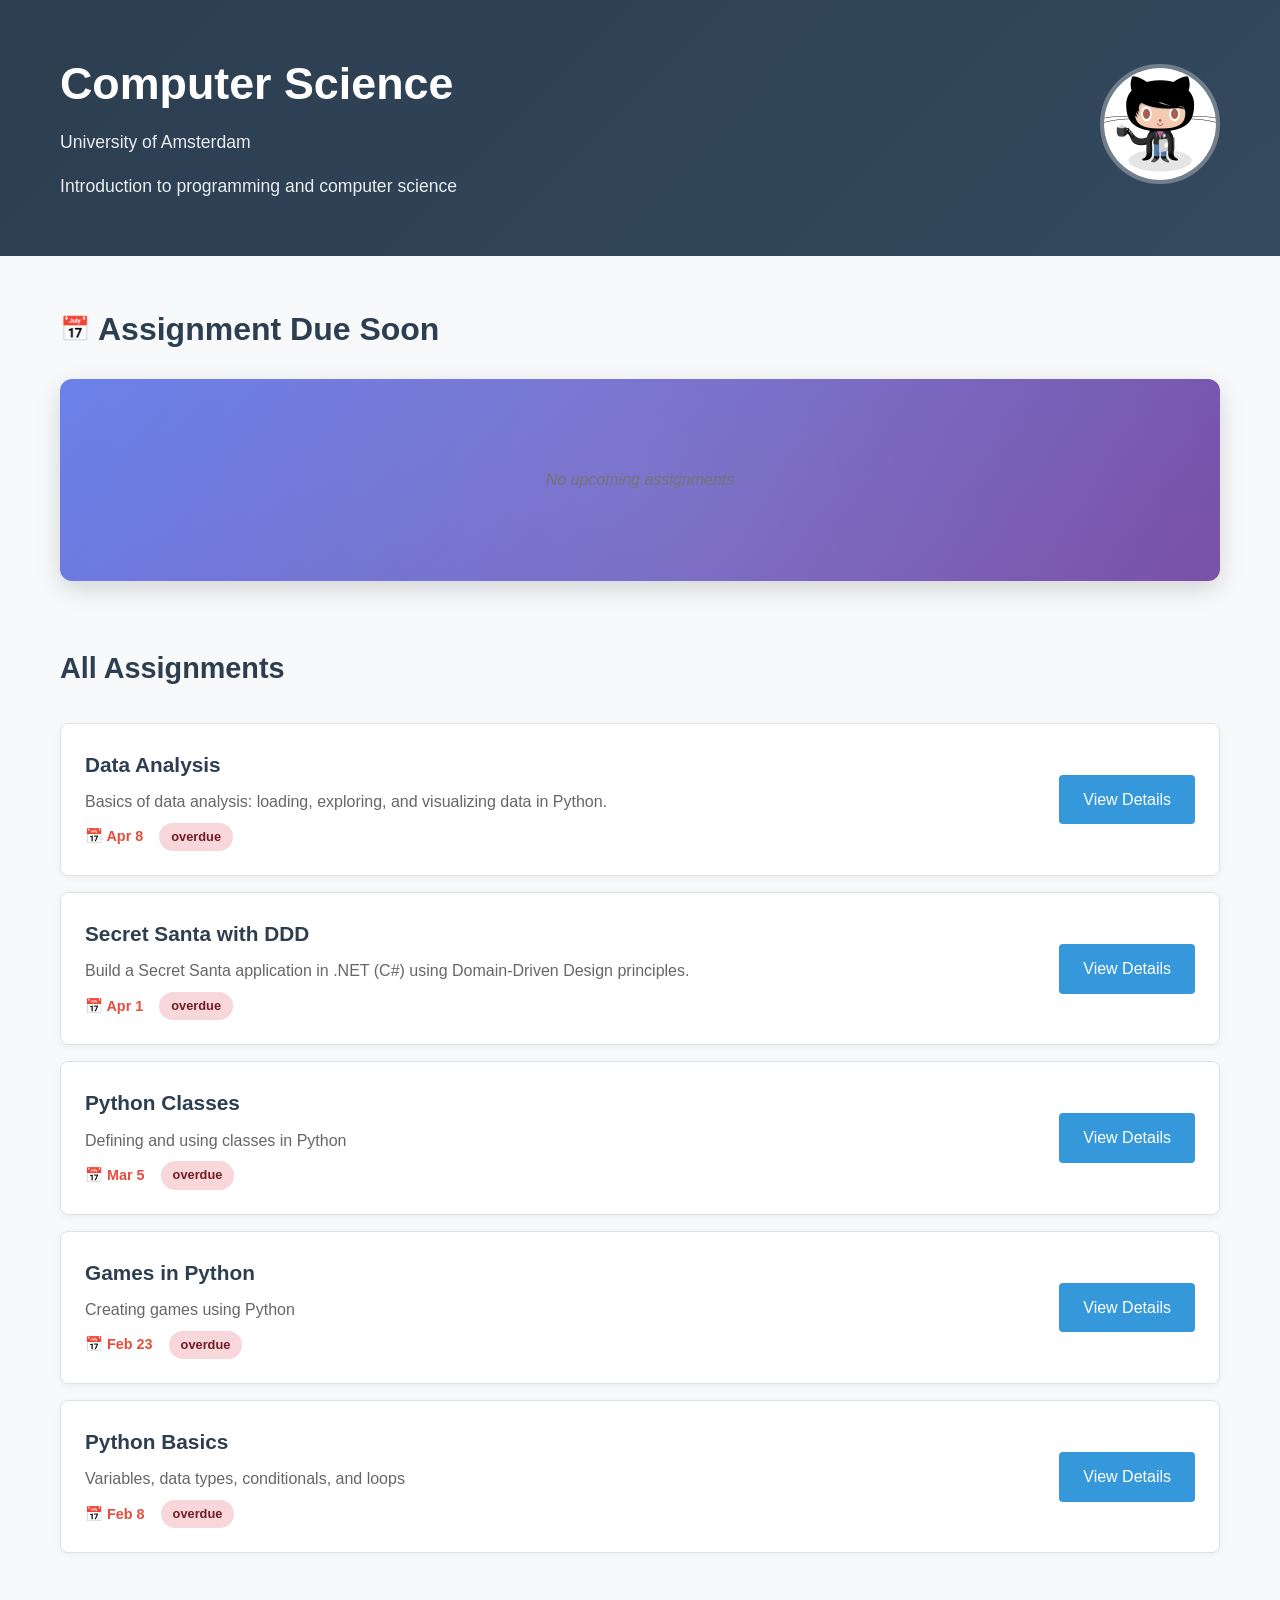
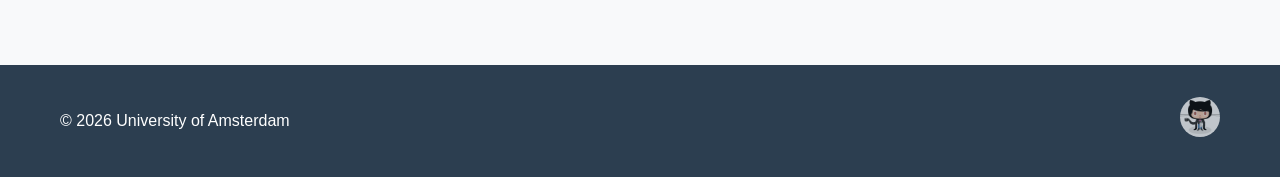
<file: index.html>
<!DOCTYPE html>
<html lang="en">
  <head>
    <meta charset="UTF-8" />
    <meta name="viewport" content="width=device-width, initial-scale=1.0" />
    <title>University of Amsterdam - Computer Science</title>
    <link rel="stylesheet" href="assets/css/styles.css" />
  </head>
  <body>
    <header class="header">
      <div class="container">
        <div class="header-content">
          <div class="header-text">
            <h1 id="course-title">Computer Science</h1>
            <p id="course-info">Loading course information...</p>
            <p id="course-description" class="course-desc">Access your assignments and course materials below.</p>
          </div>
          <div class="header-mascot">
            <img src="assets/images/codercat.jpg" alt="Codercat" class="octocat-mascot" />
          </div>
        </div>
      </div>
    </header>

    <main class="main">
      <div class="container">
        <!-- Next Due Assignment Section -->
        <section class="next-due-section">
          <h2><span class="highlight-text">📅</span> Assignment Due Soon</h2>
          <div id="next-due-assignment" class="next-due-card">
            <div class="loading">Loading next assignment...</div>
          </div>
        </section>

        <!-- All Assignments Section -->
        <section class="assignments">
          <h2>All Assignments</h2>
          <div id="assignments-list" class="assignments-list">
            <!-- Assignments will be loaded dynamically -->
            <div class="loading">Loading assignments...</div>
          </div>
        </section>
      </div>
    </main>

    <footer class="footer">
      <div class="container">
        <div class="footer-content">
          <p>&copy; 2026 University of Amsterdam</p>
          <div class="footer-octocat">
            <img src="assets/images/codercat.jpg" alt="Footer Codercat" class="footer-mascot" />
          </div>
        </div>
      </div>
    </footer>

    <script src="assets/js/script.js"></script>
  </body>
</html>
</file>
<file: assets/css/styles.css>
/* University of Amsterdam - Computer Science Portal Styles */

:root {
  --primary-color: #2c3e50;
  --secondary-color: #3498db;
  --accent-color: #e74c3c;
  --background-color: #f8f9fa;
  --text-color: #2c3e50;
  --border-color: #dee2e6;
  --shadow: 0 2px 4px rgba(0, 0, 0, 0.1);
}

* {
  margin: 0;
  padding: 0;
  box-sizing: border-box;
}

body {
  font-family: "Segoe UI", Tahoma, Geneva, Verdana, sans-serif;
  line-height: 1.6;
  color: var(--text-color);
  background-color: var(--background-color);
}

.container {
  max-width: 1200px;
  margin: 0 auto;
  padding: 0 20px;
}

/* Header */
.header {
  background: linear-gradient(135deg, var(--primary-color), #34495e);
  color: white;
  padding: 3rem 0;
}

.header-content {
  display: flex;
  justify-content: space-between;
  align-items: center;
  gap: 2rem;
}

.header-text {
  flex: 1;
}

.header h1 {
  font-size: 2.8rem;
  margin-bottom: 0.5rem;
  font-weight: 700;
}

.header p {
  font-size: 1.1rem;
  opacity: 0.9;
  margin-bottom: 0.5rem;
}

.course-desc {
  font-size: 1rem;
  opacity: 0.8;
  margin-top: 1rem;
}

.header-mascot {
  flex-shrink: 0;
}

.octocat-mascot {
  width: 120px;
  height: 120px;
  border-radius: 50%;
  border: 4px solid rgba(255, 255, 255, 0.3);
  object-fit: cover;
  animation: float 3s ease-in-out infinite;
}

@keyframes float {
  0%, 100% { transform: translateY(0px); }
  50% { transform: translateY(-10px); }
}

/* Main Content */
.main {
  padding: 3rem 0;
}

/* Next Due Assignment Section */
.next-due-section {
  margin-bottom: 4rem;
}

.next-due-section h2 {
  color: var(--primary-color);
  margin-bottom: 1.5rem;
  font-size: 2rem;
  display: flex;
  align-items: center;
  gap: 0.5rem;
}

.highlight-text {
  font-size: 1.5rem;
}

.next-due-card {
  background: linear-gradient(135deg, #667eea 0%, #764ba2 100%);
  color: white;
  padding: 2.5rem;
  border-radius: 12px;
  box-shadow: 0 8px 25px rgba(0, 0, 0, 0.15);
  position: relative;
  overflow: hidden;
}

.next-due-card::before {
  content: '';
  position: absolute;
  top: -50%;
  right: -50%;
  width: 200%;
  height: 200%;
  background: radial-gradient(circle, rgba(255,255,255,0.1) 0%, transparent 70%);
  animation: shimmer 4s ease-in-out infinite;
}

@keyframes shimmer {
  0%, 100% { transform: rotate(0deg); }
  50% { transform: rotate(180deg); }
}

.next-due-card h3 {
  font-size: 2rem;
  margin-bottom: 1rem;
  position: relative;
  z-index: 2;
}

.next-due-card p {
  font-size: 1.1rem;
  margin-bottom: 1.5rem;
  opacity: 0.9;
  position: relative;
  z-index: 2;
}

.next-due-meta {
  display: flex;
  justify-content: space-between;
  align-items: center;
  margin-bottom: 1.5rem;
  position: relative;
  z-index: 2;
}

.next-due-date {
  background: rgba(255, 255, 255, 0.2);
  padding: 0.5rem 1rem;
  border-radius: 20px;
  font-weight: bold;
}

.next-due-urgency {
  padding: 0.5rem 1rem;
  border-radius: 20px;
  font-weight: bold;
  background: rgba(231, 76, 60, 0.9);
}

.next-due-urgency.medium {
  background: rgba(241, 196, 15, 0.9);
}

.next-due-urgency.low {
  background: rgba(39, 174, 96, 0.9);
}

.next-due-actions {
  position: relative;
  z-index: 2;
}

.btn-next-due {
  background: rgba(255, 255, 255, 0.2);
  color: white;
  border: 2px solid rgba(255, 255, 255, 0.3);
  padding: 1rem 2rem;
  font-size: 1.1rem;
  font-weight: 600;
  transition: all 0.3s ease;
}

.btn-next-due:hover {
  background: rgba(255, 255, 255, 0.1);
  border-color: rgba(255, 255, 255, 0.5);
  transform: translateY(-2px);
}

/* Assignments Grid */
.assignments h2 {
  color: var(--primary-color);
  margin-bottom: 2rem;
  font-size: 1.8rem;
}

.assignments-list {
  display: flex;
  flex-direction: column;
  gap: 1rem;
}

.assignment-row {
  background: white;
  border-radius: 8px;
  padding: 1.5rem;
  box-shadow: 0 2px 8px rgba(0, 0, 0, 0.05);
  border: 1px solid var(--border-color);
  transition: all 0.2s ease;
  display: flex;
  justify-content: space-between;
  align-items: center;
}

.assignment-row:hover {
  box-shadow: 0 4px 15px rgba(0, 0, 0, 0.1);
  transform: translateX(5px);
}

.assignment-info {
  flex: 1;
}

.assignment-info h3 {
  color: var(--primary-color);
  margin-bottom: 0.5rem;
  font-size: 1.3rem;
}

.assignment-info p {
  color: #666;
  margin-bottom: 0.5rem;
}

.assignment-quick-meta {
  display: flex;
  gap: 1rem;
  align-items: center;
  font-size: 0.9rem;
}

.assignment-actions-compact {
  display: flex;
  gap: 1rem;
  align-items: center;
}



.due-date {
  color: var(--accent-color);
  font-weight: bold;
}

.status {
  padding: 0.25rem 0.75rem;
  border-radius: 20px;
  font-size: 0.8rem;
  font-weight: bold;
}

.status.active {
  background-color: #d4edda;
  color: #155724;
}

.status.overdue {
  background-color: #f8d7da;
  color: #721c24;
}

/* Buttons */
.btn {
  display: inline-block;
  padding: 0.75rem 1.5rem;
  text-decoration: none;
  border-radius: 4px;
  transition: all 0.2s ease;
  font-weight: 500;
  text-align: center;
  border: none;
  cursor: pointer;
}

.btn-primary {
  background-color: var(--secondary-color);
  color: white;
}

.btn-primary:hover {
  background-color: #2980b9;
}

.btn-download {
  background-color: var(--accent-color);
  color: white;
  font-size: 0.9rem;
  margin-left: 0.5rem;
}

.btn-download:hover {
  background-color: #c0392b;
}

.assignment-actions {
  display: flex;
  gap: 0.5rem;
  flex-wrap: wrap;
}

/* Assignment Page */
.assignment-header {
  background-color: white;
  padding: 2rem 0;
  border-bottom: 1px solid var(--border-color);
}

.assignment-content {
  background-color: white;
  padding: 2rem;
  margin: 2rem 0;
  border-radius: 8px;
  box-shadow: var(--shadow);
}

.assignment-content h1,
.assignment-content h2,
.assignment-content h3 {
  color: var(--primary-color);
  margin-top: 2rem;
  margin-bottom: 1rem;
}

.assignment-content h1:first-child {
  margin-top: 0;
}

.assignment-content ul {
  padding-left: 2rem;
  margin-bottom: 1rem;
}

.assignment-content li {
  margin-bottom: 0.5rem;
}

.downloads-section {
  background-color: #f8f9fa;
  padding: 1.5rem;
  border-radius: 8px;
  margin: 2rem 0;
  border-left: 4px solid var(--secondary-color);
}

.downloads-section h3 {
  margin-bottom: 1rem;
  color: var(--primary-color);
}

/* Navigation */
.nav-back {
  display: inline-block;
  margin-bottom: 2rem;
  color: var(--secondary-color);
  text-decoration: none;
  font-weight: 500;
}

.nav-back:hover {
  text-decoration: underline;
}

/* Loading and Error States */
.loading {
  text-align: center;
  padding: 3rem;
  color: #666;
  font-style: italic;
}

.error {
  background-color: #f8d7da;
  color: #721c24;
  padding: 1rem;
  border-radius: 4px;
  margin: 1rem 0;
}

/* Footer */
.footer {
  background-color: var(--primary-color);
  color: white;
  padding: 2rem 0;
  margin-top: 4rem;
}

.footer-content {
  display: flex;
  justify-content: space-between;
  align-items: center;
}

.footer-mascot {
  width: 40px;
  height: 40px;
  border-radius: 50%;
  object-fit: cover;
  opacity: 0.7;
  transition: opacity 0.3s ease;
}

.footer-mascot:hover {
  opacity: 1;
}

/* Responsive Design */
@media (max-width: 768px) {
  .header h1 {
    font-size: 2rem;
  }
  
  .header-content {
    flex-direction: column;
    text-align: center;
  }
  
  .octocat-mascot {
    width: 80px;
    height: 80px;
  }
  
  .next-due-card {
    padding: 2rem;
  }
  
  .next-due-meta {
    flex-direction: column;
    align-items: flex-start;
    gap: 1rem;
  }

  .assignment-row {
    flex-direction: column;
    align-items: flex-start;
    gap: 1rem;
  }
  
  .assignment-actions-compact {
    width: 100%;
    justify-content: flex-start;
  }
  
  .footer-content {
    flex-direction: column;
    gap: 1rem;
    text-align: center;
  }

  .assignment-actions {
    flex-direction: column;
  }
}
</file>
